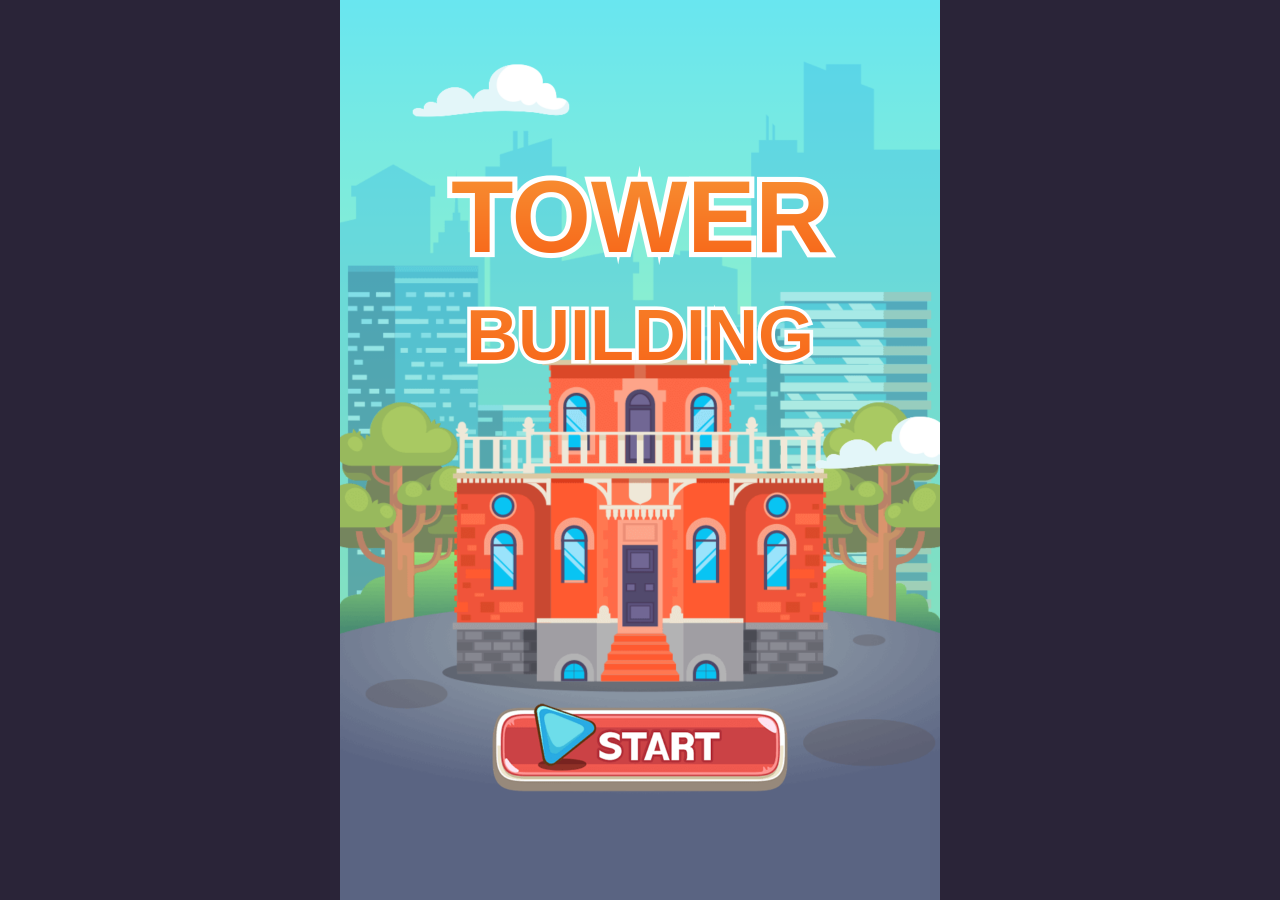
<file: tower_game/index.html>
<!DOCTYPE html>
<html lang="en">
<head>
  <meta charset="UTF-8">
  <meta name="viewport" content="width=device-width, initial-scale=1, maximum-scale=1, user-scalable=no, viewport-fit=cover">
  <title>Tower Building</title>
  <link rel="icon" type="image/png" href="./assets/Visual Style/style-proofs/favicon.png">
  <link rel="stylesheet" href="./game.css">
</head>
<body>
  <canvas id="game"></canvas>

  <!-- 弹窗 1：Game Over 广告复活弹窗（全英文）。三条命耗尽且本局未复活过时弹出。
       APPLY = 看广告复活一条命续局；SKIP = 进入结算弹窗。每局仅一次。 -->
  <div id="ad-dialog" class="ad-dialog hidden" role="dialog" aria-modal="true" aria-labelledby="ad-title">
    <div class="ad-box">
      <h2 id="ad-title" class="ad-title">GAME OVER</h2>
      <p class="ad-desc-strong">Watch a short ad to support the game.</p>
      <p class="ad-sub">Revive with one more life.</p>
      <div class="ad-btn-row">
        <button id="ad-apply" class="ad-btn ad-btn-primary" type="button">APPLY</button>
        <button id="ad-skip" class="ad-btn" type="button">SKIP</button>
      </div>
    </div>
  </div>

  <!-- 弹窗 2：结算弹窗。SKIP 后、或本局已用过广告复活后再死亡时弹出。仅 PLAY AGAIN。 -->
  <div id="result-dialog" class="ad-dialog hidden" role="dialog" aria-modal="true" aria-labelledby="result-title">
    <div class="ad-box">
      <h2 id="result-title" class="ad-title">GAME OVER</h2>
      <p class="ad-stats">Score <b id="result-score">0</b> &nbsp;·&nbsp; Best <b id="result-best">0</b></p>
      <button id="ad-again" class="ad-btn ad-btn-primary" type="button">PLAY AGAIN</button>
    </div>
  </div>

  <!-- GameSettings.js 必须先于 game.js 加载（GAME_BUILD_SOP §4）。ads.js 提供广告桥（浏览器内空操作）。 -->
  <script src="./GameSettings.js"></script>
  <script src="./ads.js"></script>
  <script src="./game.js"></script>
</body>
</html>
</file>
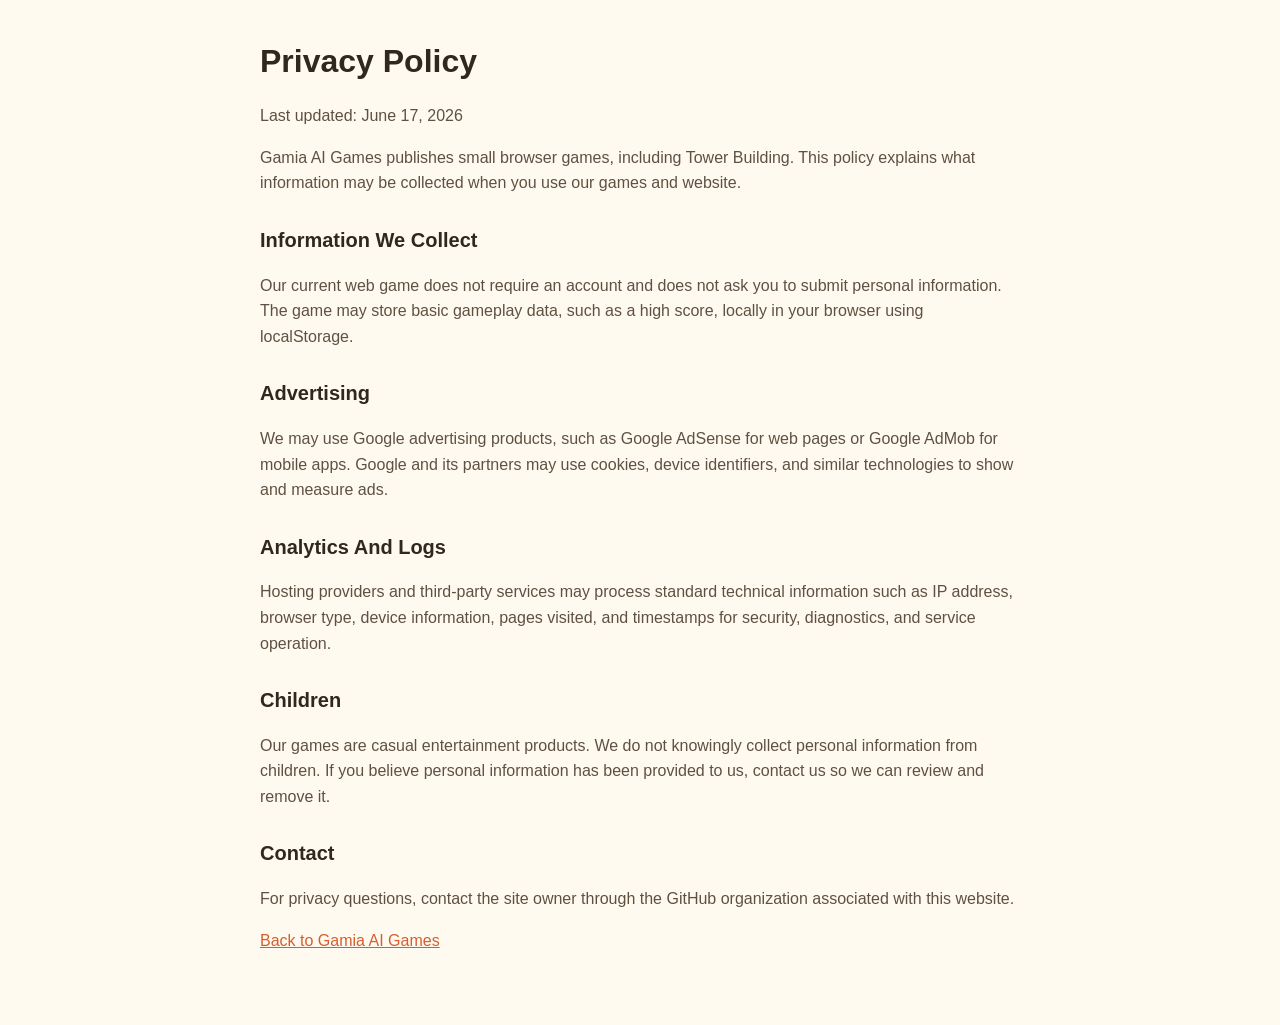
<file: privacy.html>
<!doctype html>
<html lang="en">
<head>
  <meta charset="utf-8">
  <meta name="viewport" content="width=device-width, initial-scale=1">
  <title>Privacy Policy - Gamia AI Games</title>
  <style>
    body {
      margin: 0;
      font-family: Arial, Helvetica, sans-serif;
      background: #fffaf0;
      color: #2f281f;
      line-height: 1.6;
    }
    main {
      max-width: 760px;
      margin: 0 auto;
      padding: 36px 20px 56px;
    }
    h1 {
      margin: 0 0 8px;
      font-size: 32px;
    }
    h2 {
      margin-top: 28px;
      font-size: 20px;
    }
    p, li {
      color: #5f5142;
    }
    a {
      color: #d85d2e;
    }
  </style>
</head>
<body>
  <main>
    <h1>Privacy Policy</h1>
    <p>Last updated: June 17, 2026</p>

    <p>Gamia AI Games publishes small browser games, including Tower Building. This policy explains what information may be collected when you use our games and website.</p>

    <h2>Information We Collect</h2>
    <p>Our current web game does not require an account and does not ask you to submit personal information. The game may store basic gameplay data, such as a high score, locally in your browser using localStorage.</p>

    <h2>Advertising</h2>
    <p>We may use Google advertising products, such as Google AdSense for web pages or Google AdMob for mobile apps. Google and its partners may use cookies, device identifiers, and similar technologies to show and measure ads.</p>

    <h2>Analytics And Logs</h2>
    <p>Hosting providers and third-party services may process standard technical information such as IP address, browser type, device information, pages visited, and timestamps for security, diagnostics, and service operation.</p>

    <h2>Children</h2>
    <p>Our games are casual entertainment products. We do not knowingly collect personal information from children. If you believe personal information has been provided to us, contact us so we can review and remove it.</p>

    <h2>Contact</h2>
    <p>For privacy questions, contact the site owner through the GitHub organization associated with this website.</p>

    <p><a href="./">Back to Gamia AI Games</a></p>
  </main>
</body>
</html>
</file>
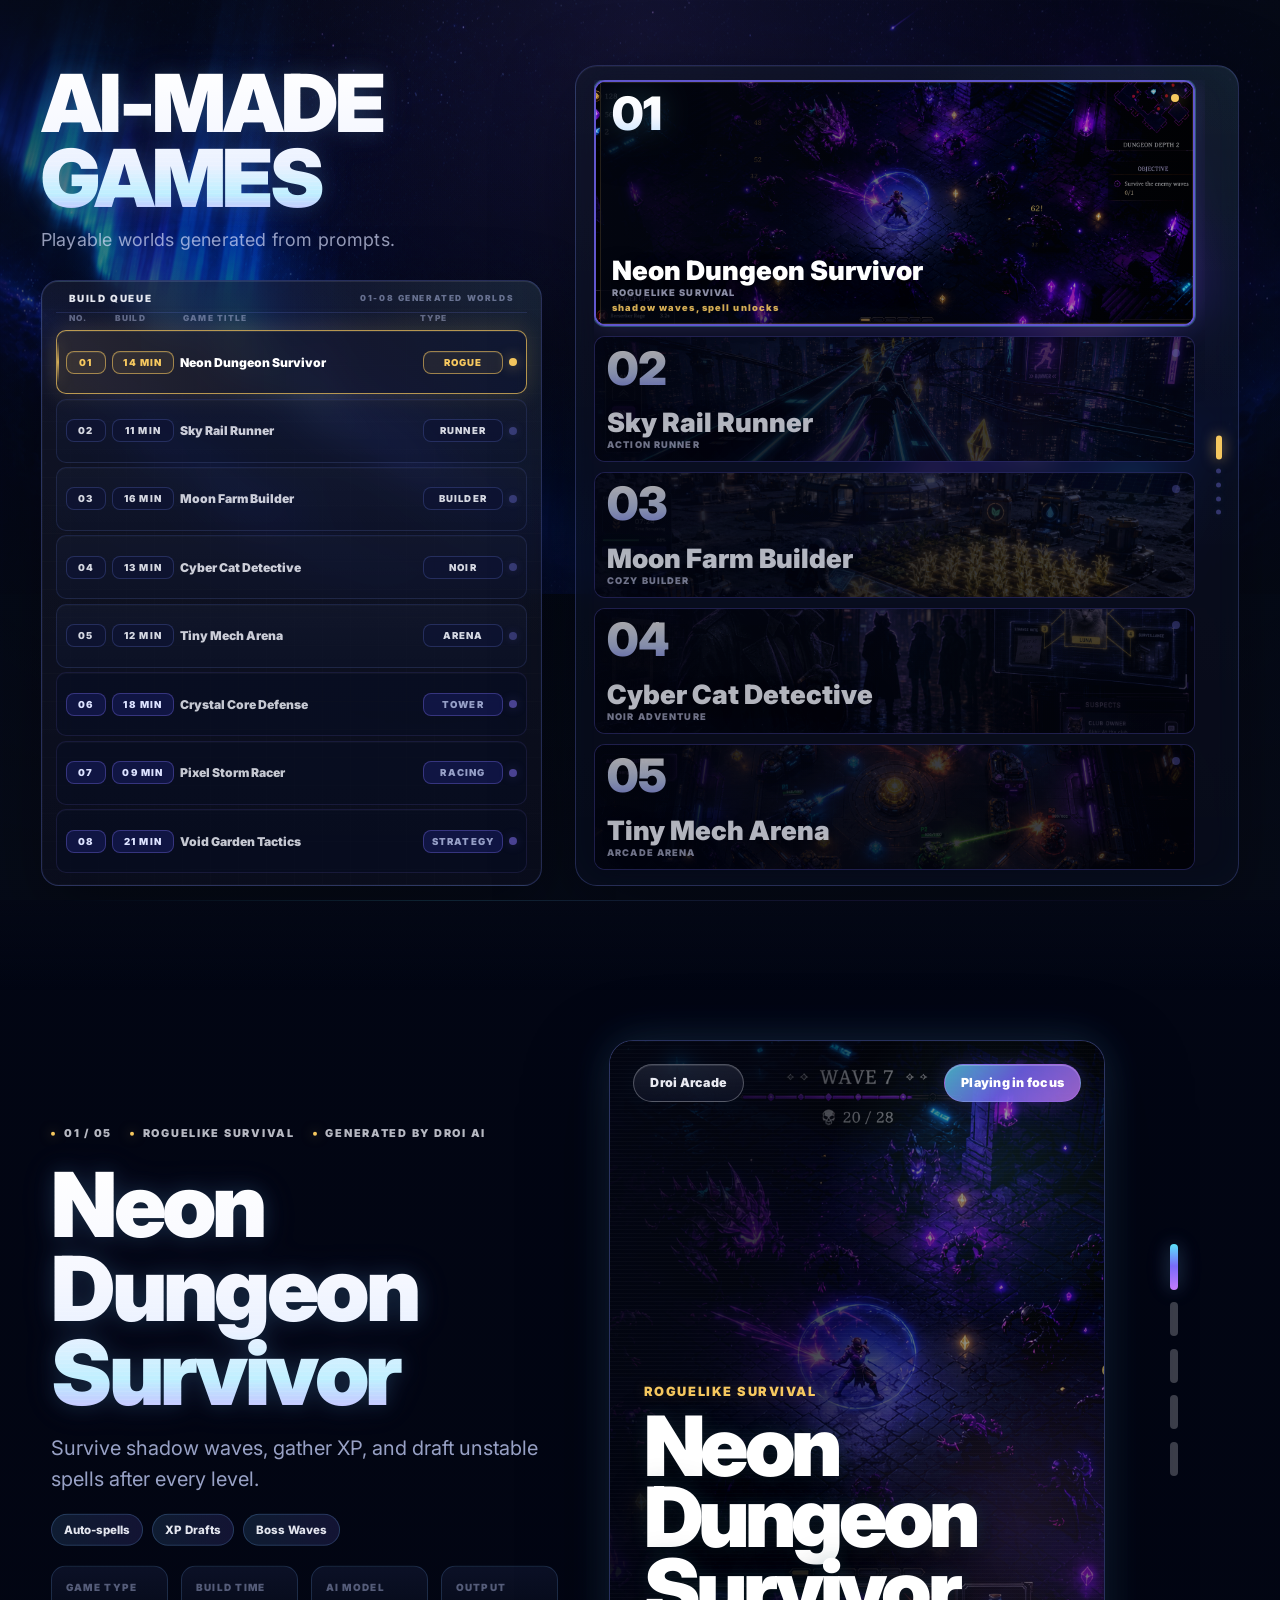
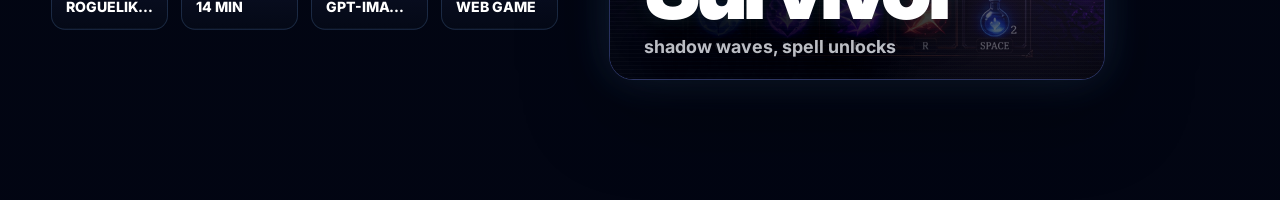
<file: showcase/roll/showcase.html>
<!DOCTYPE html>
<html lang="zh-CN">

<head>
    <meta charset="UTF-8">
    <meta name="viewport" content="width=device-width, initial-scale=1.0">
    <title>Droi AI | AI Game Roll 01</title>
    <link rel="icon" href="data:image/svg+xml,%3Csvg xmlns='http://www.w3.org/2000/svg' viewBox='0 0 64 64'%3E%3Crect width='64' height='64' rx='14' fill='%23070a12'/%3E%3Cpath d='M32 8l6.5 17.5L56 32l-17.5 6.5L32 56l-6.5-17.5L8 32l17.5-6.5L32 8z' fill='%23a78bfa'/%3E%3Ccircle cx='32' cy='32' r='7' fill='%23ffffff'/%3E%3C/svg%3E" type="image/svg+xml">
    <link rel="stylesheet" href="showcase.css?v=20260613-detail-progress-bottom-v12">
    <link href="https://fonts.googleapis.com/css2?family=Inter:wght@400;500;600;700;800;900&display=swap" rel="stylesheet">
</head>

<body data-asset-model="gpt-image-2">
    <div class="spotlight-overlay"></div>
    <div class="spotlight-glow"></div>
    <div class="bg-layer bg-far"></div>
    <div class="bg-layer bg-mid"></div>
    <div class="bg-layer bg-near"></div>
    <div class="bg-layer bg-left"></div>
    <div class="scanline"></div>
    <div class="starlight-container" id="starlightContainer"></div>

    <header class="roll-header" aria-label="Showcase navigation">
        <a class="brand" href="index.html">Droi AI</a>
        <nav class="roll-nav" aria-label="Roll controls">
            <span>AI GAME ROLL 01</span>
            <a href="index.html">HOME</a>
            <a href="https://discord.com/channels/1493509760866193552/1493509761814102058" target="_blank" rel="noopener noreferrer">DISCORD</a>
        </nav>
    </header>

    <main class="showcase-shell" id="rollView">
        <section class="cover-panel" aria-labelledby="showcaseTitle">
            <div class="roll-meta">
                <span>ROLL 01</span>
                <span>GENERATED GAME ARCHIVE</span>
                <span id="activeIndexLabel">01 / 05</span>
            </div>

            <h1 id="showcaseTitle" class="roll-title">AI-MADE<br>GAMES</h1>
            <p class="roll-subtitle">Playable worlds generated from prompts.</p>

            <div class="directory-block">
                <div class="directory-label">
                    <span>BUILD QUEUE</span>
                    <span>01-08 GENERATED WORLDS</span>
                </div>
                <div class="directory-topline">
                    <span>NO.</span>
                    <span>BUILD</span>
                    <span>GAME TITLE</span>
                    <span>TYPE</span>
                </div>
                <div class="game-directory" id="gameDirectory" role="listbox" aria-label="Generated game directory"></div>
                <p class="directory-hint" id="directoryHint">Hover to preview. Click to switch selection. Open details from the game list.</p>
            </div>
        </section>

        <section class="roll-film-panel" aria-label="Generated game roll">
            <div class="film-topline">
                <span>DROI-26-R1 · GPT-IMAGE-2 · 05 EXP</span>
                <span id="hoverStatus">NOW SELECTED · NEON DUNGEON SURVIVOR</span>
            </div>
            <div class="film-rail" id="filmRail" role="listbox" aria-label="Generated game thumbnails"></div>
            <div class="roll-dots" id="rollDots" aria-hidden="true"></div>
            <div class="film-footer">
                <span>ACTIVE FRAME LOCKED BY CLICK</span>
                <span id="selectedLabel">01 / 05</span>
            </div>
        </section>
    </main>

    <main class="details-stack" id="detailView" aria-label="Generated game details">
        <div id="detailSections"></div>
    </main>

    <button class="back-roll-btn floating-roll-btn" type="button" id="backToRollBtn">Back to Menu</button>

    <script src="showcase.js?v=20260613-detail-progress-bottom-v12"></script>
</body>

</html>
</file>
<file: tower_game/game.css>
/* game.css — Tower Building 布局与字体。无外部 CDN，字体本地化。 */

@font-face {
  font-family: 'wenxue';
  src: url('./assets/fonts/wenxue.woff') format('woff'),
       url('./assets/fonts/wenxue.ttf') format('truetype'),
       url('./assets/fonts/wenxue.svg#wenxue') format('svg');
  font-weight: normal;
  font-style: normal;
  font-display: swap;
}

* { margin: 0; padding: 0; box-sizing: border-box; }

html, body {
  width: 100%;
  height: 100%;
  background: #2a2438;
  overflow: hidden;
  font-family: 'Helvetica Neue', Arial, Helvetica, sans-serif;
}

body {
  /* 移动端安全区避让 */
  padding: env(safe-area-inset-top) env(safe-area-inset-right) env(safe-area-inset-bottom) env(safe-area-inset-left);
}

#game {
  position: fixed;
  left: 0; top: 0; right: 0; bottom: 0;
  margin: auto;
  display: block;
  /* 防止点击/触摸触发滚动、长按选择、双击缩放 */
  touch-action: none;
  -webkit-user-select: none;
  user-select: none;
  -webkit-tap-highlight-color: transparent;
}

/* ---- Game Over 广告弹窗（全屏遮罩拦截画布点击，居中卡片）---- */
.hidden { display: none !important; }

.ad-dialog {
  position: fixed;
  inset: 0;
  z-index: 10;
  display: flex;
  align-items: center;
  justify-content: center;
  background: rgba(0, 0, 0, 0.62);
  padding: 24px;
  -webkit-user-select: none;
  user-select: none;
}

.ad-box {
  width: 100%;
  max-width: 340px;
  background: #fff7ec;
  border: 4px solid #ffffff;
  border-radius: 20px;
  box-shadow: 0 14px 40px rgba(0, 0, 0, 0.35);
  padding: 28px 22px 22px;
  text-align: center;
  color: #6b4a2e;
}

.ad-title {
  font-size: 30px;
  font-weight: 800;
  letter-spacing: 1px;
  color: #ff6a3d;
  text-shadow: 0 2px 0 #fff;
  margin-bottom: 6px;
}

.ad-stats { font-size: 15px; color: #9b724e; margin: 4px 0 18px; }
.ad-stats b { color: #ff6a3d; }

/* 广告弹窗主文案（重点）+ 副说明 */
.ad-desc-strong {
  font-size: 17px;
  font-weight: 700;
  color: #6b4a2e;
  line-height: 1.35;
  margin: 8px 4px 4px;
}
.ad-sub { font-size: 13px; color: #a98a6a; margin-bottom: 18px; }

/* APPLY / SKIP 并排 */
.ad-btn-row { display: flex; gap: 12px; }
.ad-btn-row .ad-btn { margin: 0; flex: 1; }

.ad-btn {
  display: block;
  width: 100%;
  min-height: 48px;          /* 触摸目标 >= 48px */
  margin: 10px 0 0;
  border: none;
  border-radius: 12px;
  font-size: 17px;
  font-weight: 700;
  letter-spacing: 0.5px;
  cursor: pointer;
  background: #ffe2c2;
  color: #8a5a33;
  -webkit-tap-highlight-color: transparent;
  transition: transform 0.05s ease, filter 0.15s ease;
}
.ad-btn:active { transform: scale(0.98); }

.ad-btn-primary {
  background: linear-gradient(180deg, #ffb74d 0%, #ff7a3d 100%);
  color: #fff;
  box-shadow: 0 4px 0 #d9542a;
}

.ad-btn.is-disabled,
.ad-btn:disabled {
  background: #e7ddd0;
  color: #b3a394;
  box-shadow: none;
  cursor: default;
  filter: grayscale(0.3);
}
</file>
<file: showcase/roll/showcase.css>
:root {
    --bg-black: #060B18;
    --bg-main: #0A1024;
    --bg-panel: rgba(7, 12, 32, 0.72);
    --bg-panel-strong: rgba(9, 14, 38, 0.86);
    --midnight: #10162F;
    --deep-indigo: #12184A;
    --aurora-blue: #74E5FF;
    --cyan-glow: #74E5FF;
    --soft-violet: #B09FFF;
    --electric-purple: #667EEA;
    --magenta-glow: #F093FB;
    --accent-gold: #F6C85F;
    --text-primary: #F5F7FF;
    --text-secondary: #A9B3D9;
    --text-muted: #6F789D;
    --border-soft: rgba(120, 180, 255, 0.18);
    --border-active: rgba(116, 229, 255, 0.46);
    --border-gold: rgba(246, 200, 95, 0.5);
    --shadow-panel: 0 22px 70px rgba(0, 0, 0, 0.42);
    --glow-blue: 0 0 34px rgba(116, 229, 255, 0.16);
    --glow-purple: 0 0 38px rgba(138, 120, 255, 0.2);
    --glow-gold: 0 0 22px rgba(246, 200, 95, 0.14);
    --bg-color: var(--bg-main);
    --midnight-navy: var(--midnight);
    --accent-yellow: var(--accent-gold);
    --accent-purple: #8A78FF;
    --accent-blue: var(--aurora-blue);
    --btn-gradient: linear-gradient(135deg, var(--aurora-blue) 0%, var(--electric-purple) 48%, var(--magenta-glow) 100%);
    --btn-hover-gradient: linear-gradient(135deg, #93EEFF 0%, #818CF8 50%, #F472B6 100%);
    --border: var(--border-soft);
    --glass-bg: var(--bg-panel);
    --glass-bg-strong: var(--bg-panel-strong);
    --glass-line: var(--border-soft);
    --glass-line-strong: rgba(47, 107, 255, 0.58);
    --roll-module-height: 100%;
    --roll-page-height: 100vh;
}

* {
    box-sizing: border-box;
    margin: 0;
    padding: 0;
    font-family: 'Inter', -apple-system, BlinkMacSystemFont, "Segoe UI", Roboto, Helvetica, Arial, sans-serif;
}

html,
body {
    min-height: 100%;
    width: 100%;
    max-width: 100%;
    overflow-x: hidden;
    background:
        radial-gradient(circle at 28% 0%, rgba(116, 229, 255, 0.11), transparent 28%),
        radial-gradient(circle at 70% 4%, rgba(138, 120, 255, 0.12), transparent 34%),
        linear-gradient(180deg, #10162F 0%, #0A1024 42%, #060B18 100%);
    color: var(--text-primary);
}

html.is-embedded-page-flow,
html.is-embedded-page-flow body {
    background: transparent;
}

body {
    position: relative;
    overflow-x: hidden;
    background:
        radial-gradient(circle at 18% 16%, rgba(116, 229, 255, 0.08), transparent 30%),
        radial-gradient(circle at 82% 12%, rgba(138, 120, 255, 0.1), transparent 32%),
        linear-gradient(180deg, #10162F 0%, #0A1024 44%, #060B18 100%);
}

html.is-embedded-page-flow body {
    background: transparent;
}

html.is-embedded-page-flow,
html.is-embedded-page-flow body {
    overflow: hidden !important;
    scrollbar-width: none;
}

html.is-embedded-page-flow::-webkit-scrollbar,
html.is-embedded-page-flow body::-webkit-scrollbar {
    display: none;
}

html.is-embedded-page-flow .scanline,
html.is-embedded-page-flow .spotlight-overlay,
html.is-embedded-page-flow .spotlight-glow {
    display: none;
}

html.is-embedded-page-flow body::before {
    -webkit-mask-image: none;
    mask-image: none;
    opacity: 0.92;
}

body:has(#detailView[hidden]) {
    overflow: hidden;
}

body::before {
    content: '';
    position: fixed;
    top: 0;
    left: 0;
    width: 100%;
    height: 66vh;
    z-index: 0;
    pointer-events: none;
    background-image: url("assets/aurora-bg.webp");
    background-size: cover;
    background-position: top center;
    background-repeat: no-repeat;
    opacity: 0.78;
    filter: saturate(1.02) contrast(1.02) brightness(0.96);
    -webkit-mask-image: linear-gradient(
        to bottom,
        rgba(0, 0, 0, 1) 0%,
        rgba(0, 0, 0, 1) 58%,
        rgba(0, 0, 0, 0.66) 80%,
        rgba(0, 0, 0, 0) 100%
    );
    mask-image: linear-gradient(
        to bottom,
        rgba(0, 0, 0, 1) 0%,
        rgba(0, 0, 0, 1) 58%,
        rgba(0, 0, 0, 0.66) 80%,
        rgba(0, 0, 0, 0) 100%
    );
}

html.is-embedded-page-flow body::before {
    opacity: 0;
}

body::after {
    content: '';
    position: fixed;
    inset: 0;
    z-index: 1;
    pointer-events: none;
    background:
        radial-gradient(circle at 50% 4%, rgba(138, 120, 255, 0.12), transparent 42%),
        radial-gradient(ellipse at center, transparent 0%, rgba(6, 11, 24, 0.18) 56%, rgba(6, 11, 24, 0.82) 100%),
        linear-gradient(
            180deg,
            rgba(6, 11, 24, 0.08) 0%,
            rgba(6, 11, 24, 0.42) 45%,
            rgba(6, 11, 24, 0.92) 100%
        );
}

html.is-embedded-page-flow body::after {
    background: transparent;
}

button,
a {
    font: inherit;
}

.bg-layer {
    position: fixed;
    border-radius: 50%;
    pointer-events: none;
    z-index: -3;
}

.bg-far {
    top: -20%;
    right: -10%;
    width: 800px;
    height: 800px;
    background: radial-gradient(circle, rgba(47, 107, 255, 0.08) 0%, transparent 70%);
    animation: float1 8s ease-in-out infinite;
}

.bg-mid {
    bottom: -30%;
    left: -20%;
    width: 600px;
    height: 600px;
    background: radial-gradient(circle, rgba(246, 200, 95, 0.045) 0%, transparent 70%);
    animation: float2 12s ease-in-out infinite;
}

.bg-near {
    top: 30%;
    right: 20%;
    width: 400px;
    height: 400px;
    background: radial-gradient(circle, rgba(52, 214, 255, 0.06) 0%, transparent 70%);
    filter: blur(50px);
    animation: float3 10s ease-in-out infinite;
}

.bg-left {
    top: 10%;
    left: -15%;
    width: 700px;
    height: 700px;
    background: radial-gradient(circle, rgba(138, 120, 255, 0.1) 0%, rgba(110, 77, 255, 0.06) 40%, transparent 70%);
    filter: blur(60px);
    animation: float4 14s ease-in-out infinite;
}

@keyframes float1 {
    0%, 100% { transform: translate(0, 0) scale(1); }
    33% { transform: translate(-20px, 10px) scale(1.05); }
    66% { transform: translate(10px, -15px) scale(0.98); }
}

@keyframes float2 {
    0%, 100% { transform: translate(0, 0) scale(1); }
    25% { transform: translate(15px, -10px) scale(1.02); }
    75% { transform: translate(-10px, 5px) scale(1.03); }
}

@keyframes float3 {
    0%, 100% { transform: translate(0, 0); }
    50% { transform: translate(-30px, 20px); }
}

@keyframes float4 {
    0%, 100% { transform: translate(0, 0) scale(1); }
    40% { transform: translate(20px, 30px) scale(1.06); }
    70% { transform: translate(-10px, -20px) scale(0.97); }
}

.starlight-container {
    position: fixed;
    inset: 0;
    pointer-events: none;
    z-index: 0;
    overflow: hidden;
}

.starlight {
    position: absolute;
    border-radius: 50%;
    opacity: 0;
    background: rgba(255, 255, 255, 0.86);
    box-shadow:
        0 0 3px rgba(255, 255, 255, 0.52),
        0 0 7px rgba(132, 185, 255, 0.18);
    animation: gamiaSoftStarPulse ease-in-out infinite;
}

@keyframes gamiaSoftStarPulse {
    0%, 100% {
        opacity: var(--star-min-opacity, 0.05);
        transform: scale(0.72);
        filter: brightness(0.86);
    }
    46% {
        opacity: var(--star-peak-opacity, 0.56);
        transform: scale(1);
        filter: brightness(1.08);
    }
}

.scanline {
    position: fixed;
    inset: 0;
    background: linear-gradient(to bottom, transparent 52%, rgba(255, 255, 255, 0.025) 52%);
    background-size: 100% 7px;
    pointer-events: none;
    z-index: 3;
    opacity: 0.022;
}

.spotlight-overlay,
.spotlight-glow {
    position: fixed;
    inset: 0;
    pointer-events: none;
}

.spotlight-overlay {
    z-index: 2;
    background: transparent;
    opacity: 0;
    transition: background 0.1s ease-out;
}

.spotlight-glow {
    z-index: 1;
    background:
        radial-gradient(circle at var(--spotlight-x, 50%) var(--spotlight-y, 50%),
            rgba(255, 255, 255, 0.075) 0%,
            rgba(126, 190, 255, 0.065) 72px,
            rgba(118, 111, 255, 0.035) 144px,
            transparent 236px);
    opacity: 0;
    transition: opacity 0.3s ease, background 0.1s ease-out;
    mix-blend-mode: screen;
    -webkit-backdrop-filter: saturate(1.2) brightness(1.055);
    backdrop-filter: saturate(1.2) brightness(1.055);
    -webkit-mask-image: radial-gradient(circle at var(--spotlight-x, 50%) var(--spotlight-y, 50%), #000 0 180px, rgba(0,0,0,0.62) 228px, transparent 320px);
    mask-image: radial-gradient(circle at var(--spotlight-x, 50%) var(--spotlight-y, 50%), #000 0 180px, rgba(0,0,0,0.62) 228px, transparent 320px);
}

body:hover .spotlight-glow {
    opacity: 1;
}

.spotlight-ripple {
    position: fixed;
    width: 10px;
    height: 10px;
    border-radius: 50%;
    background: rgba(129, 140, 248, 0.3);
    pointer-events: none;
    z-index: 3;
    transform: translate(-50%, -50%) scale(1);
}

.roll-header {
    display: none;
    position: relative;
    z-index: 10;
    min-height: 78px;
    padding: 1.55rem clamp(1.25rem, 4vw, 4rem);
    align-items: center;
    justify-content: space-between;
    gap: 1rem;
    border-bottom: 1px solid rgba(138, 120, 255, 0.08);
    background: linear-gradient(180deg, rgba(3, 6, 17, 0.18), transparent);
}

.brand {
    color: var(--text-primary);
    text-decoration: none;
    font-size: 1.32rem;
    font-weight: 900;
    letter-spacing: 0.05em;
}

.roll-nav {
    display: flex;
    align-items: center;
    gap: clamp(0.8rem, 2vw, 2rem);
    color: rgba(169, 179, 217, 0.82);
    font-size: 0.75rem;
    font-weight: 800;
    letter-spacing: 0.14em;
}

.roll-nav a {
    color: inherit;
    text-decoration: none;
    transition: color 0.24s ease;
}

.roll-nav a:hover {
    color: #fff;
}

.showcase-shell {
    position: relative;
    z-index: 10;
    height: var(--roll-page-height);
    min-height: 0;
    overflow: hidden;
    width: 100%;
    max-width: 100%;
    display: grid;
    grid-template-columns: minmax(420px, 0.43fr) minmax(560px, 0.57fr);
    gap: clamp(1.75rem, 2.6vw, 2.6rem);
    padding: clamp(3.8rem, 7.2vh, 5.25rem) clamp(1.25rem, 3.2vw, 3rem) clamp(0.8rem, 1.6vh, 1.25rem);
    align-items: stretch;
}

.showcase-shell[hidden] {
    display: none;
}

.cover-panel,
.roll-film-panel,
.detail-page {
    min-width: 0;
}

.cover-panel {
    display: flex;
    height: var(--roll-module-height);
    min-height: 0;
    flex-direction: column;
}

.roll-meta {
    display: flex;
    flex-wrap: wrap;
    gap: 0.6rem 1.1rem;
    color: rgba(245, 247, 255, 0.74);
    font-size: 0.68rem;
    font-weight: 900;
    letter-spacing: 0.16em;
    margin-bottom: 1.4rem;
}

.showcase-shell .roll-meta {
    display: none;
}

.roll-meta span::before {
    content: '';
    display: inline-block;
    width: 4px;
    height: 4px;
    margin-right: 0.55rem;
    border-radius: 50%;
    background: var(--accent-yellow);
    vertical-align: middle;
    box-shadow: 0 0 12px rgba(246, 200, 95, 0.56);
}

.roll-title {
    position: relative;
    z-index: 2;
    font-size: clamp(2.9rem, 6.25vw, 6.8rem);
    line-height: 0.9;
    font-weight: 900;
    letter-spacing: 0;
    background:
        linear-gradient(180deg, #ffffff 0%, #eef1ff 42%, rgba(238, 241, 255, 0) 52%, rgba(238, 241, 255, 0) 100%),
        linear-gradient(90deg, #74E5FF 0%, #8A78FF 100%);
    -webkit-background-clip: text;
    background-clip: text;
    color: transparent;
    margin-bottom: 0.75rem;
    text-shadow: none;
    filter: none;
}

.roll-subtitle {
    max-width: 560px;
    color: rgba(169, 179, 217, 0.88);
    font-size: clamp(0.94rem, 1.45vw, 1.12rem);
    line-height: 1.42;
    margin-bottom: 0;
}

.directory-block {
    width: 100%;
    max-width: none;
    margin-top: clamp(1.55rem, 3vh, 2.4rem);
    flex: 1;
    display: flex;
    flex-direction: column;
    min-height: 0;
    position: relative;
    overflow: hidden;
    padding: 0.72rem 0.85rem 0.72rem;
    border: 1px solid rgba(120, 180, 255, 0.18);
    border-radius: 18px;
    background:
        linear-gradient(180deg, rgba(16, 22, 47, 0.7), rgba(6, 11, 24, 0.84)),
        radial-gradient(circle at 100% 0%, rgba(94, 231, 255, 0.07), transparent 34%);
    box-shadow:
        0 22px 70px rgba(0, 0, 0, 0.42),
        inset 0 1px 0 rgba(255, 255, 255, 0.055),
        inset 0 0 26px rgba(94, 231, 255, 0.025);
    backdrop-filter: blur(18px);
}

.directory-block::after {
    content: none;
}

.directory-label {
    display: flex;
    justify-content: space-between;
    gap: 1rem;
    align-items: center;
    padding: 0 0.82rem 0.52rem;
    color: rgba(245, 247, 255, 0.9);
    font-size: 0.62rem;
    font-weight: 900;
    letter-spacing: 0.16em;
}

.directory-label span:last-child {
    color: rgba(169, 179, 217, 0.62);
    font-size: 0.52rem;
}

.directory-topline,
.directory-row {
    display: grid;
    grid-template-columns: 40px 62px minmax(136px, 1fr) 80px 8px;
    gap: 0.38rem;
    align-items: center;
}

.directory-topline {
    padding: 0 0.82rem 0.42rem;
    color: rgba(111, 120, 157, 0.95);
    font-size: 0.52rem;
    font-weight: 900;
    letter-spacing: 0.15em;
}

.game-directory {
    display: grid;
    flex: 1;
    min-height: 0;
    grid-template-rows: repeat(8, minmax(36px, 1fr));
    gap: 0.28rem;
    align-content: stretch;
}

.directory-row {
    width: 100%;
    min-height: 0;
    position: relative;
    border: 1px solid rgba(120, 180, 255, 0.12);
    border-radius: 10px;
    background: rgba(10, 16, 36, 0.54);
    color: rgba(245, 247, 255, 0.8);
    padding: 0 0.58rem;
    cursor: pointer;
    text-align: left;
    transition: transform 0.22s ease, border-color 0.22s ease, background 0.22s ease, color 0.22s ease;
}

.directory-row::before {
    content: '';
    position: absolute;
    inset: -1px;
    border-radius: 12px;
    border: 1px solid transparent;
    background: linear-gradient(90deg, rgba(246, 200, 95, 0), rgba(246, 200, 95, 0));
    box-shadow: none;
    opacity: 0;
    pointer-events: none;
    transition: opacity 0.22s ease, box-shadow 0.22s ease, border-color 0.22s ease;
}

.directory-row.is-previewed {
    color: var(--text-primary);
    border-color: rgba(116, 229, 255, 0.36);
    background:
        linear-gradient(90deg, rgba(116, 229, 255, 0.08), rgba(138, 120, 255, 0.06) 48%, rgba(240, 147, 251, 0.02)),
        rgba(16, 24, 54, 0.72);
    box-shadow:
        inset 0 0 14px rgba(116, 229, 255, 0.05),
        0 0 16px rgba(138, 120, 255, 0.1),
        0 0 18px rgba(116, 229, 255, 0.07);
}

.directory-row.is-previewed::before {
    inset: 10px auto 10px 0;
    width: 2px;
    height: auto;
    border: 0;
    border-radius: 999px;
    background: linear-gradient(180deg, rgba(116, 229, 255, 0), rgba(116, 229, 255, 0.66), rgba(138, 120, 255, 0.5), rgba(240, 147, 251, 0));
    box-shadow: 0 0 10px rgba(116, 229, 255, 0.24);
    opacity: 1;
}

.directory-row:hover {
    color: var(--text-primary);
    border-color: rgba(246, 200, 95, 0.42);
    background:
        linear-gradient(90deg, rgba(246, 200, 95, 0.085), rgba(116, 229, 255, 0.035) 48%, rgba(255, 255, 255, 0.01)),
        rgba(16, 24, 54, 0.72);
    box-shadow:
        inset 0 0 14px rgba(246, 200, 95, 0.055),
        0 0 16px rgba(246, 200, 95, 0.1),
        0 0 18px rgba(116, 229, 255, 0.06);
}

.directory-row:hover::before {
    inset: 10px auto 10px 0;
    width: 2px;
    height: auto;
    border: 0;
    border-radius: 999px;
    background: linear-gradient(180deg, rgba(246, 200, 95, 0), rgba(246, 200, 95, 0.72), rgba(246, 200, 95, 0));
    box-shadow: 0 0 10px rgba(246, 200, 95, 0.26);
    opacity: 1;
}

.directory-row.is-selected {
    color: var(--text-primary);
    border: 1px solid rgba(116, 229, 255, 0.46);
    border-radius: 10px;
    outline: 0;
    background:
        linear-gradient(90deg, rgba(116, 229, 255, 0.13), rgba(102, 126, 234, 0.075) 46%, rgba(240, 147, 251, 0.025)),
        rgba(12, 18, 48, 0.58);
    box-shadow:
        inset 0 0 18px rgba(116, 229, 255, 0.07),
        0 0 16px rgba(138, 120, 255, 0.12),
        0 0 22px rgba(116, 229, 255, 0.08);
}

.directory-row.is-selected::before {
    inset: 10px auto 10px 0;
    width: 2px;
    height: auto;
    border: 0;
    border-radius: 999px;
    background: linear-gradient(180deg, rgba(116, 229, 255, 0), rgba(116, 229, 255, 0.76), rgba(240, 147, 251, 0.42), rgba(116, 229, 255, 0));
    box-shadow: 0 0 12px rgba(116, 229, 255, 0.3);
    opacity: 1;
}

.directory-row::after {
    content: '';
    width: 8px;
    height: 8px;
    border-radius: 50%;
    background: rgba(116, 229, 255, 0.34);
    justify-self: center;
    box-shadow: 0 0 12px rgba(138, 120, 255, 0.24);
}

.directory-row.is-selected::after {
    background: var(--aurora-blue);
    box-shadow: 0 0 14px rgba(116, 229, 255, 0.58);
}

.directory-number,
.directory-build,
.directory-type {
    font-size: 0.6rem;
    font-weight: 900;
    letter-spacing: 0.12em;
    white-space: nowrap;
}

.directory-number,
.directory-build,
.directory-type {
    display: inline-flex;
    min-height: 23px;
    align-items: center;
    justify-content: center;
    border: 1px solid rgba(120, 180, 255, 0.22);
    border-radius: 8px;
    background: rgba(16, 22, 54, 0.78);
    color: #DCE2FF;
}

.directory-row.is-selected .directory-number,
.directory-row.is-selected .directory-build,
.directory-row.is-selected .directory-type {
    border-color: rgba(116, 229, 255, 0.42);
    background: rgba(16, 24, 54, 0.66);
    color: #F5F7FF;
}

.directory-title {
    min-width: 0;
    overflow: hidden;
    text-overflow: ellipsis;
    white-space: nowrap;
    font-size: 0.76rem;
    font-weight: 900;
}

.directory-row.is-queued {
    cursor: default;
    opacity: 1;
    border-color: rgba(138, 120, 255, 0.12);
    background: rgba(8, 13, 34, 0.56);
    color: rgba(245, 247, 255, 0.8);
}

.directory-row.is-queued:hover,
.directory-row.is-queued.is-hovered {
    color: var(--text-primary);
    border-color: rgba(246, 200, 95, 0.36);
    background:
        linear-gradient(90deg, rgba(246, 200, 95, 0.065), rgba(116, 229, 255, 0.025) 48%, rgba(255, 255, 255, 0.01)),
        rgba(13, 20, 52, 0.72);
    box-shadow:
        inset 0 0 12px rgba(246, 200, 95, 0.045),
        0 0 14px rgba(246, 200, 95, 0.085);
}

.directory-row.is-queued::after {
    background: rgba(138, 120, 255, 0.52);
    box-shadow: 0 0 12px rgba(138, 120, 255, 0.24);
}

.directory-row.is-queued .directory-number,
.directory-row.is-queued .directory-build,
.directory-row.is-queued .directory-type {
    border-color: rgba(138, 120, 255, 0.32);
    background: rgba(18, 24, 74, 0.86);
    color: #DCE2FF;
}

.directory-row.is-queued .directory-title {
    color: inherit;
}

.directory-row.is-queued .directory-type {
    color: rgba(169, 179, 217, 0.88);
}

.directory-row.is-queued:hover .directory-type,
.directory-row.is-queued.is-hovered .directory-type {
    color: var(--text-primary);
}

.directory-type {
    color: rgba(169, 179, 217, 0.88);
    text-align: right;
}

.directory-row.is-selected .directory-type,
.directory-row:hover .directory-type,
.directory-row.is-previewed .directory-type {
    color: var(--text-primary);
}

.directory-row.is-selected .directory-type {
    color: var(--aurora-blue);
}

.directory-hint {
    display: none;
    color: rgba(169, 179, 217, 0.74);
    font-size: 0.62rem;
    font-weight: 800;
    letter-spacing: 0.08em;
    margin: 0.56rem 0 0 0.62rem;
    position: relative;
    padding-left: 1.2rem;
    z-index: 1;
}

.directory-hint::before {
    content: 'i';
    position: absolute;
    left: 0;
    top: 0.02rem;
    width: 0.78rem;
    height: 0.78rem;
    border: 1px solid rgba(169, 179, 217, 0.55);
    border-radius: 50%;
    display: inline-grid;
    place-items: center;
    font-size: 0.55rem;
}

.roll-film-panel {
    position: relative;
    display: flex;
    flex-direction: column;
    height: var(--roll-module-height);
    min-height: 0;
    overflow: hidden;
    border: 1px solid rgba(120, 180, 255, 0.22);
    border-radius: 22px;
    background:
        linear-gradient(180deg, rgba(10, 16, 36, 0.82), rgba(6, 11, 24, 0.9)),
        radial-gradient(circle at 100% 0%, rgba(94, 231, 255, 0.08), transparent 35%),
        radial-gradient(circle at 0% 100%, rgba(139, 92, 246, 0.06), transparent 38%);
    backdrop-filter: blur(16px);
    padding: 0.9rem 2.05rem 0.9rem 1.1rem;
    box-shadow:
        0 24px 76px rgba(0, 0, 0, 0.48),
        0 0 36px rgba(94, 231, 255, 0.08),
        0 0 38px rgba(139, 92, 246, 0.12),
        inset 0 1px 0 rgba(255, 255, 255, 0.06);
}

.roll-film-panel::after {
    content: none;
}

.roll-dots {
    position: absolute;
    top: 50%;
    right: 1rem;
    z-index: 4;
    display: grid;
    gap: 0.55rem;
    transform: translateY(-50%);
    pointer-events: none;
}

.roll-dot {
    width: 5px;
    height: 5px;
    border-radius: 999px;
    background: rgba(120, 180, 255, 0.28);
    box-shadow: 0 0 9px rgba(94, 231, 255, 0.12);
    transition: width 0.28s ease, height 0.28s ease, transform 0.28s ease, background 0.28s ease, box-shadow 0.28s ease, opacity 0.28s ease;
}

.roll-dot.is-active {
    width: 5px;
    height: 22px;
    transform: none;
    background: linear-gradient(180deg, #F6C85F, #5EE7FF);
    box-shadow:
        0 0 12px rgba(246, 200, 95, 0.55),
        0 0 18px rgba(94, 231, 255, 0.28);
}

.film-topline,
.film-footer {
    display: flex;
    justify-content: space-between;
    gap: 1rem;
    color: rgba(169, 179, 217, 0.8);
    font-size: 0.62rem;
    font-weight: 900;
    letter-spacing: 0.16em;
}

.film-topline {
    display: none;
    margin-bottom: 0;
}

.film-footer {
    display: none;
    margin-top: 0;
}

.film-rail {
    display: grid;
    gap: 0.6rem;
    flex: 1;
    width: 100%;
    max-width: 100%;
    min-height: 0;
    grid-template-rows: 1.52fr repeat(4, 0.78fr);
    align-content: stretch;
    max-height: none;
    overflow: hidden !important;
    overflow-x: hidden !important;
    overflow-y: hidden !important;
    padding-right: 0.65rem;
    scrollbar-width: none;
    overscroll-behavior: none;
    transition: grid-template-rows 0.38s ease;
}

.film-rail:has(.film-card:nth-child(1).is-expanded) {
    grid-template-rows: 1.52fr repeat(4, 0.78fr);
}

.film-rail:has(.film-card:nth-child(2).is-expanded) {
    grid-template-rows: 0.78fr 1.52fr repeat(3, 0.78fr);
}

.film-rail:has(.film-card:nth-child(3).is-expanded) {
    grid-template-rows: repeat(2, 0.78fr) 1.52fr repeat(2, 0.78fr);
}

.film-rail:has(.film-card:nth-child(4).is-expanded) {
    grid-template-rows: repeat(3, 0.78fr) 1.52fr 0.78fr;
}

.film-rail:has(.film-card:nth-child(5).is-expanded) {
    grid-template-rows: repeat(4, 0.78fr) 1.52fr;
}

.film-rail::-webkit-scrollbar {
    display: none;
}

.film-rail::-webkit-scrollbar-thumb {
    background: linear-gradient(180deg, rgba(47, 107, 255, 0.42), rgba(138, 120, 255, 0.76));
    border-radius: 999px;
    box-shadow: 0 0 12px rgba(138, 120, 255, 0.44);
}

.film-card {
    position: relative;
    width: 100%;
    min-height: 0;
    border: 1px solid rgba(120, 180, 255, 0.14);
    border-radius: 11px;
    overflow: hidden;
    background: rgba(6, 11, 24, 0.66);
    color: #fff;
    cursor: pointer;
    text-align: left;
    opacity: 0.72;
    transition: min-height 0.3s ease, transform 0.24s ease, border-color 0.24s ease, box-shadow 0.24s ease, opacity 0.24s ease;
}

.film-card img {
    position: absolute;
    inset: 0;
    width: 100%;
    height: 100%;
    object-fit: cover;
    filter: saturate(0.76) brightness(0.44);
    transform: scale(1.01);
    transition: transform 0.35s ease, filter 0.25s ease;
}

.film-card::before {
    content: '';
    position: absolute;
    inset: 0;
    z-index: 1;
    background:
        linear-gradient(90deg, rgba(6, 11, 24, 0.42), rgba(10, 16, 36, 0.12) 42%, rgba(6, 11, 24, 0.58)),
        linear-gradient(180deg, rgba(0, 0, 0, 0.08), rgba(0, 0, 0, 0.34));
}

.film-card::after {
    content: '';
    position: absolute;
    top: 0.75rem;
    right: 0.85rem;
    z-index: 3;
    width: 8px;
    height: 8px;
    border-radius: 50%;
    background: rgba(169, 179, 217, 0.42);
}

.film-card.is-expanded {
    min-height: 0;
    transform: none;
    opacity: 1;
    border-color: rgba(94, 231, 255, 0.46);
    box-shadow:
        0 0 26px rgba(94, 231, 255, 0.18),
        0 18px 44px rgba(0, 0, 0, 0.3),
        inset 0 0 0 1px rgba(255, 255, 255, 0.05);
}

.film-card.is-selected {
    min-height: 0 !important;
    transform: none !important;
    opacity: 1 !important;
    border-color: rgba(116, 229, 255, 0.52) !important;
    outline: 0;
    box-shadow:
        0 0 24px rgba(116, 229, 255, 0.11),
        0 0 30px rgba(240, 147, 251, 0.09),
        0 20px 48px rgba(0, 0, 0, 0.32),
        inset 0 0 22px rgba(116, 229, 255, 0.06),
        inset 0 1px 0 rgba(255, 255, 255, 0.06) !important;
}

.film-card.is-selected.is-expanded {
    transform: none !important;
}

.film-card.is-selected::before {
    background:
        linear-gradient(180deg, rgba(116, 229, 255, 0.1), rgba(116, 229, 255, 0.78), rgba(240, 147, 251, 0.16)) 4px 0 / 1px 100% no-repeat,
        linear-gradient(90deg, rgba(116, 229, 255, 0.72), rgba(116, 229, 255, 0.72)) 4px 0 / 34px 1px no-repeat,
        linear-gradient(180deg, rgba(116, 229, 255, 0.72), rgba(116, 229, 255, 0.72)) 4px 0 / 1px 34px no-repeat,
        linear-gradient(270deg, rgba(138, 120, 255, 0.66), rgba(138, 120, 255, 0.66)) 100% 0 / 34px 1px no-repeat,
        linear-gradient(180deg, rgba(138, 120, 255, 0.66), rgba(138, 120, 255, 0.66)) 100% 0 / 1px 34px no-repeat,
        linear-gradient(90deg, rgba(240, 147, 251, 0.5), rgba(240, 147, 251, 0.5)) 4px 100% / 34px 1px no-repeat,
        linear-gradient(0deg, rgba(240, 147, 251, 0.5), rgba(240, 147, 251, 0.5)) 4px 100% / 1px 34px no-repeat,
        linear-gradient(270deg, rgba(116, 229, 255, 0.56), rgba(116, 229, 255, 0.56)) 100% 100% / 34px 1px no-repeat,
        linear-gradient(0deg, rgba(116, 229, 255, 0.56), rgba(116, 229, 255, 0.56)) 100% 100% / 1px 34px no-repeat,
        linear-gradient(90deg, rgba(116, 229, 255, 0.045), transparent 38%, rgba(240, 147, 251, 0.035));
    box-shadow:
        inset 0 0 0 1px rgba(116, 229, 255, 0.24),
        inset 0 0 22px rgba(240, 147, 251, 0.06);
}

.film-card.is-expanded img {
    filter: saturate(1.08) brightness(0.92);
    transform: translateX(4px) scale(1.06);
    width: calc(100% - 4px);
}

.film-card.is-expanded::before {
    inset: 0 0 0 4px;
}

.film-card.is-selected::after {
    background: var(--aurora-blue);
    box-shadow: 0 0 15px rgba(116, 229, 255, 0.62);
}

.film-card-copy {
    position: absolute;
    inset: 0;
    z-index: 2;
    min-height: 0;
    display: grid;
    grid-template-columns: minmax(0, 1fr);
    align-content: end;
    gap: 0.22rem;
    padding: 0.72rem 0.8rem 0.72rem 0.78rem;
}

.film-card.is-expanded .film-card-copy {
    transform: translateX(4px);
}

.film-card.is-selected .film-card-copy {
    min-height: 0;
    border-radius: 10px;
    background: none;
    box-shadow: none;
}

.film-number {
    position: absolute;
    left: 0.78rem;
    top: 0.72rem;
    grid-row: auto;
    align-self: start;
    color: rgba(245, 247, 255, 0.86);
    font-size: clamp(1.55rem, 3.6vw, 3rem);
    line-height: 0.86;
    font-weight: 900;
    text-shadow: 0 8px 20px rgba(0, 0, 0, 0.76);
}

.film-title {
    align-self: end;
    font-size: clamp(1.08rem, 2.08vw, 1.86rem);
    font-weight: 900;
    line-height: 1;
    color: var(--text-primary);
    text-shadow: 0 8px 20px rgba(0, 0, 0, 0.72);
}

.film-genre,
.film-caption {
    color: rgba(245, 247, 255, 0.68);
    font-size: 0.58rem;
    font-weight: 900;
    letter-spacing: 0.12em;
}

.film-caption {
    display: none;
    color: #F2D46C;
}

.film-card.is-expanded .film-caption,
.film-card.is-selected .film-caption {
    display: block;
}

.detail-page {
    position: relative;
    z-index: 10;
    scroll-margin-top: 0;
    min-height: var(--roll-page-height);
    display: grid;
    grid-template-columns: minmax(380px, 0.9fr) minmax(540px, 1.1fr);
    gap: clamp(2rem, 4vw, 4.5rem);
    padding: clamp(5.2rem, 9vh, 7.2rem) clamp(1.25rem, 4vw, 4rem) clamp(4rem, 7vh, 5.5rem);
    align-items: center;
}

html.is-embedded-page-flow .showcase-shell {
    height: var(--roll-page-height);
    overflow: hidden;
}

html.is-embedded-page-flow .detail-page {
    min-height: var(--roll-page-height);
}

.details-stack {
    position: relative;
    z-index: 10;
}

html.is-embedded-page-flow .details-stack {
    min-height: var(--roll-page-height);
}

.detail-copy {
    align-self: center;
    transform: translateY(clamp(1.4rem, 3.2vh, 2.6rem));
}

.detail-page::before {
    content: '';
    position: absolute;
    top: 0;
    left: clamp(1.25rem, 4vw, 4rem);
    right: clamp(1.25rem, 4vw, 4rem);
    height: 1px;
    z-index: -1;
    background:
        linear-gradient(90deg, transparent, rgba(94, 231, 255, 0.18), rgba(139, 92, 246, 0.16), transparent);
    opacity: 0.72;
    box-shadow:
        0 0 28px rgba(94, 231, 255, 0.08),
        0 0 38px rgba(139, 92, 246, 0.08);
    transition: opacity 0.35s ease;
}

html.is-embedded-page-flow .detail-page::before,
html.is-embedded-page-flow .detail-page::after {
    content: none;
}

.detail-page::after {
    content: '';
    position: absolute;
    top: 0;
    left: 0;
    right: 0;
    height: clamp(5rem, 10vh, 7rem);
    z-index: -2;
    pointer-events: none;
    background: linear-gradient(180deg, rgba(6, 11, 24, 0.46), rgba(6, 11, 24, 0));
}

.back-roll-btn {
    min-height: 52px;
    border: 1px solid rgba(138, 120, 255, 0.32);
    border-radius: 12px;
    background: linear-gradient(180deg, rgba(16, 22, 47, 0.72), rgba(10, 16, 48, 0.62));
    color: #fff;
    padding: 0 1.25rem;
    font-size: 0.84rem;
    font-weight: 900;
    letter-spacing: 0.08em;
    cursor: pointer;
    margin-bottom: 0;
    transition: background 0.22s ease, border-color 0.22s ease, transform 0.22s ease;
}

.floating-roll-btn {
    position: fixed;
    right: clamp(1rem, 2vw, 1.8rem);
    bottom: clamp(1rem, 2vw, 1.8rem);
    z-index: 30;
    opacity: 0;
    pointer-events: none;
    transform: translateY(8px);
    border-color: rgba(120, 180, 255, 0.22);
    background:
        linear-gradient(180deg, rgba(16, 22, 47, 0.82), rgba(6, 11, 24, 0.86));
    backdrop-filter: blur(14px);
    box-shadow:
        0 18px 52px rgba(0, 0, 0, 0.36),
        0 0 24px rgba(94, 231, 255, 0.1);
    max-width: calc(100vw - 2rem);
    white-space: nowrap;
    transition: opacity 0.22s ease, transform 0.22s ease, border-color 0.22s ease, background 0.22s ease;
}

body.is-in-detail .floating-roll-btn {
    opacity: 1;
    pointer-events: auto;
    transform: translateY(0);
}

.back-roll-btn:hover {
    background: var(--btn-gradient);
    border-color: rgba(255, 255, 255, 0.2);
    transform: translateY(-1px);
}

.detail-title {
    font-size: clamp(3.2rem, 7vw, 7.4rem);
    line-height: 0.92;
    font-weight: 900;
    letter-spacing: 0;
    background:
        linear-gradient(180deg, #ffffff 0%, #eef1ff 42%, rgba(238, 241, 255, 0) 52%, rgba(238, 241, 255, 0) 100%),
        linear-gradient(90deg, #74E5FF 0%, #8A78FF 100%);
    -webkit-background-clip: text;
    background-clip: text;
    color: transparent;
    margin-bottom: 1.1rem;
}

.detail-hook {
    color: rgba(169, 179, 217, 0.9);
    font-size: clamp(1rem, 1.8vw, 1.25rem);
    line-height: 1.55;
    max-width: 680px;
    margin-bottom: 1.2rem;
}

.tag-row {
    display: flex;
    flex-wrap: wrap;
    gap: 0.55rem;
    margin-bottom: 1.25rem;
}

.tag-row span {
    border: 1px solid rgba(120, 180, 255, 0.22);
    background:
        linear-gradient(90deg, rgba(94, 231, 255, 0.07), rgba(139, 92, 246, 0.08)),
        rgba(16, 22, 47, 0.58);
    color: rgba(245, 247, 255, 0.92);
    border-radius: 999px;
    padding: 0.5rem 0.75rem;
    font-size: 0.72rem;
    font-weight: 800;
}

.build-facts {
    display: grid;
    grid-template-columns: repeat(4, minmax(0, 1fr));
    gap: 0.8rem;
    margin-bottom: 1.3rem;
}

.build-facts div {
    border: 1px solid rgba(120, 180, 255, 0.18);
    background:
        linear-gradient(180deg, rgba(16, 22, 47, 0.7), rgba(6, 11, 24, 0.72));
    border-radius: 14px;
    padding: 0.85rem;
    min-width: 0;
}

.build-facts dt {
    color: var(--text-muted);
    font-size: 0.62rem;
    font-weight: 900;
    letter-spacing: 0.13em;
    margin-bottom: 0.35rem;
}

.build-facts dd {
    color: #fff;
    font-size: 0.88rem;
    font-weight: 800;
    white-space: nowrap;
    overflow: hidden;
    text-overflow: ellipsis;
}

.detail-visual {
    display: grid;
    grid-template-columns: minmax(0, 1fr) 110px;
    gap: 0.85rem;
    min-width: 0;
    align-self: center;
}

.detail-play-panel {
    grid-column: 1 / -1;
    align-self: stretch;
    border: 1px solid rgba(120, 180, 255, 0.22);
    border-radius: 20px;
    background:
        linear-gradient(180deg, rgba(16, 22, 47, 0.68), rgba(6, 11, 24, 0.72));
    box-shadow: 0 22px 72px rgba(0, 0, 0, 0.28);
    overflow: hidden;
}

.detail-play-heading {
    min-height: 54px;
    display: flex;
    align-items: center;
    justify-content: space-between;
    gap: 1rem;
    padding: 0 1rem;
    color: rgba(245, 247, 255, 0.92);
    font-size: 0.74rem;
    font-weight: 900;
    letter-spacing: 0.1em;
    text-transform: uppercase;
}

.detail-play-heading a {
    color: #74E5FF;
    text-decoration: none;
}

.detail-play-panel iframe {
    display: block;
    width: 100%;
    height: min(72vh, 720px);
    min-height: 520px;
    border: 0;
    background: #050816;
}

.focus-card {
    position: relative;
    min-height: clamp(560px, 83vh, 640px);
    border: 1px solid rgba(120, 140, 255, 0.3);
    border-radius: 24px;
    overflow: hidden;
    background:
        linear-gradient(180deg, rgba(255, 255, 255, 0.045), rgba(255, 255, 255, 0.012)),
        rgba(5, 8, 24, 0.68);
    box-shadow:
        inset 0 1px 0 rgba(255, 255, 255, 0.08),
        inset 0 0 0 1px rgba(255, 255, 255, 0.025),
        0 28px 86px rgba(0, 0, 0, 0.38),
        0 0 42px rgba(94, 231, 255, 0.12),
        0 0 56px rgba(124, 109, 255, 0.08);
    isolation: isolate;
}

.focus-card img {
    position: absolute;
    inset: 0;
    z-index: 0;
    width: 100%;
    height: 100%;
    object-fit: cover;
    filter: saturate(1.04) brightness(0.82) contrast(1.08);
    transform: scale(1.01);
}

.focus-card::before {
    content: '';
    position: absolute;
    inset: 0;
    z-index: 1;
    pointer-events: none;
    background:
        linear-gradient(90deg, rgba(3, 6, 18, 0.9) 0%, rgba(3, 6, 18, 0.7) 34%, rgba(3, 6, 18, 0.24) 72%, rgba(3, 6, 18, 0.18) 100%),
        linear-gradient(180deg, rgba(3, 6, 18, 0.18), rgba(3, 6, 18, 0.16) 52%, rgba(3, 6, 18, 0.52));
}

.focus-card-scrim {
    position: absolute;
    inset: 0;
    z-index: 2;
    pointer-events: none;
    background:
        radial-gradient(circle at 78% 20%, rgba(94, 231, 255, 0.13), transparent 26%),
        radial-gradient(circle at 82% 76%, rgba(199, 125, 255, 0.16), transparent 34%),
        linear-gradient(rgba(255, 255, 255, 0.025) 1px, transparent 1px) 0 0 / 100% 4px;
    mix-blend-mode: screen;
    opacity: 0.78;
}

.focus-card-topline {
    position: relative;
    z-index: 3;
    display: flex;
    align-items: center;
    justify-content: space-between;
    gap: 1rem;
    padding: clamp(1.1rem, 2vw, 1.45rem);
}

.focus-card-topline span {
    display: inline-flex;
    align-items: center;
    min-height: 38px;
    border-radius: 999px;
    border: 1px solid rgba(246, 248, 255, 0.28);
    background:
        linear-gradient(180deg, rgba(255, 255, 255, 0.08), rgba(255, 255, 255, 0.025)),
        rgba(8, 12, 32, 0.58);
    color: rgba(246, 248, 255, 0.94);
    padding: 0 1rem;
    font-size: 0.78rem;
    font-weight: 900;
    letter-spacing: 0.02em;
    backdrop-filter: blur(14px);
    box-shadow: inset 0 1px 0 rgba(255, 255, 255, 0.11);
}

.focus-card-topline span:last-child {
    border-color: rgba(199, 125, 255, 0.34);
    background:
        linear-gradient(135deg, rgba(94, 231, 255, 0.72), rgba(124, 109, 255, 0.78) 48%, rgba(199, 125, 255, 0.76));
    color: #fff;
    box-shadow:
        inset 0 1px 0 rgba(255, 255, 255, 0.22),
        0 0 20px rgba(124, 109, 255, 0.18);
}

.focus-card-copy {
    position: absolute;
    z-index: 3;
    left: clamp(1.25rem, 3vw, 2.1rem);
    right: clamp(1.25rem, 3vw, 2.1rem);
    bottom: clamp(0.95rem, 1.55vw, 1.45rem);
    display: grid;
    gap: 0.65rem;
    max-width: 560px;
}

.focus-genre {
    color: var(--accent-gold);
    font-size: clamp(0.72rem, 1vw, 0.86rem);
    font-weight: 900;
    letter-spacing: 0.12em;
    text-transform: uppercase;
    text-shadow: 0 0 14px rgba(246, 200, 95, 0.2);
}

.focus-card-copy h3 {
    color: #fff;
    font-size: clamp(3.1rem, 6.5vw, 6.3rem);
    line-height: 0.86;
    font-weight: 900;
    letter-spacing: -0.055em;
    text-shadow:
        0 12px 34px rgba(0, 0, 0, 0.68),
        0 0 18px rgba(94, 231, 255, 0.12);
    max-width: 9ch;
}

.focus-card-copy p {
    max-width: 380px;
    color: rgba(246, 248, 255, 0.76);
    font-size: clamp(0.98rem, 1.4vw, 1.16rem);
    font-weight: 700;
    line-height: 1.35;
    text-shadow: 0 8px 24px rgba(0, 0, 0, 0.72);
}

.focus-dots {
    display: grid;
    align-content: center;
    justify-content: center;
    gap: 0.78rem;
    min-width: 36px;
}

.focus-dot {
    width: 8px;
    height: 34px;
    border: 0;
    border-radius: 999px;
    background: rgba(246, 248, 255, 0.24);
    cursor: pointer;
    padding: 0;
    transition: width 0.22s ease, height 0.22s ease, background 0.22s ease, box-shadow 0.22s ease, transform 0.22s ease;
}

.focus-dot:hover {
    background: rgba(94, 231, 255, 0.52);
    box-shadow: 0 0 16px rgba(94, 231, 255, 0.2);
}

.focus-dot.is-active {
    height: 46px;
    background: linear-gradient(180deg, #5EE7FF 0%, #7C6DFF 48%, #C77DFF 100%);
    box-shadow:
        0 0 18px rgba(94, 231, 255, 0.22),
        0 0 24px rgba(199, 125, 255, 0.18);
}

.detail-image-frame {
    position: relative;
    min-height: 600px;
    border: 1px solid rgba(120, 180, 255, 0.22);
    border-radius: 18px;
    overflow: hidden;
    background: #060B18;
    box-shadow:
        0 24px 70px rgba(0, 0, 0, 0.42),
        0 0 42px rgba(94, 231, 255, 0.12),
        inset 0 0 0 1px rgba(255, 255, 255, 0.04);
}

.detail-image-frame::before {
    content: '';
    position: absolute;
    inset: 0;
    z-index: 2;
    background: linear-gradient(180deg, rgba(18, 16, 23, 0.08), rgba(18, 16, 23, 0.38));
    pointer-events: none;
}

.detail-image-frame img {
    width: 100%;
    height: 100%;
    object-fit: cover;
    display: block;
}

.detail-image-caption {
    position: absolute;
    z-index: 3;
    left: 1.25rem;
    right: 1.25rem;
    bottom: 1.15rem;
    display: flex;
    align-items: flex-end;
    justify-content: space-between;
    gap: 1rem;
}

.detail-image-caption span {
    font-size: clamp(4rem, 8vw, 6rem);
    line-height: 0.8;
    font-weight: 900;
    color: rgba(255, 255, 255, 0.94);
    text-shadow: 0 8px 28px rgba(0, 0, 0, 0.55);
}

.detail-image-caption p {
    max-width: 300px;
    color: #fff;
    font-size: clamp(1rem, 2vw, 1.35rem);
    font-weight: 800;
    line-height: 1.1;
    text-align: right;
    text-shadow: 0 8px 22px rgba(0, 0, 0, 0.66);
}

.detail-thumbs {
    display: grid;
    gap: 0.7rem;
    align-content: start;
}

.detail-thumb {
    position: relative;
    min-height: 92px;
    border: 1px solid rgba(120, 180, 255, 0.18);
    border-radius: 10px;
    overflow: hidden;
    background: #060B18;
    cursor: pointer;
}

.detail-thumb img {
    width: 100%;
    height: 100%;
    object-fit: cover;
    filter: saturate(0.78) brightness(0.65);
}

.detail-thumb.is-active {
    border-color: rgba(116, 229, 255, 0.52);
    box-shadow:
        0 0 18px rgba(116, 229, 255, 0.16),
        0 0 20px rgba(240, 147, 251, 0.08);
}

.detail-thumb span {
    position: absolute;
    left: 0.45rem;
    bottom: 0.35rem;
    color: #fff;
    font-size: 1.05rem;
    font-weight: 900;
    text-shadow: 0 6px 14px rgba(0, 0, 0, 0.78);
}

@media (max-width: 1180px) {
    .showcase-shell,
    .detail-page {
        grid-template-columns: 1fr;
        align-items: start;
        height: auto;
        overflow: visible;
        padding-top: 2.4rem;
    }

    .cover-panel,
    .detail-copy {
        max-width: 900px;
    }

    .detail-copy {
        transform: none;
    }

    .cover-panel {
        min-height: auto;
    }

    .film-rail {
        max-height: none;
    }

    .roll-film-panel {
        min-height: auto;
    }

    .detail-image-frame {
        min-height: 520px;
    }

    .detail-play-panel {
        grid-column: auto;
    }
}

@media (max-width: 760px) {
    .roll-header {
        align-items: flex-start;
        padding: 1.15rem;
    }

    .roll-nav {
        justify-content: flex-end;
        flex-wrap: wrap;
        gap: 0.7rem 1rem;
        font-size: 0.64rem;
        text-align: right;
    }

    .roll-nav span {
        flex-basis: 100%;
    }

    .showcase-shell,
    .detail-page {
        min-height: auto;
        padding: 1.6rem 1rem 2.5rem;
        gap: 1.5rem;
    }

    .detail-play-panel iframe {
        min-height: 420px;
    }

    .roll-title {
        font-size: clamp(3.1rem, 18vw, 5rem);
    }

    .directory-block {
        padding: 0.8rem;
    }

    .directory-topline {
        display: none;
    }

    .directory-row {
        grid-template-columns: 42px minmax(0, 1fr) 78px 10px;
        min-height: 54px;
        gap: 0.6rem;
    }

    .directory-build {
        display: none;
    }

    .directory-title {
        font-size: 0.82rem;
    }

    .directory-type {
        font-size: 0.6rem;
    }

    .roll-film-panel {
        min-height: clamp(620px, 128vw, 820px);
        height: auto;
        overflow: hidden;
    }

    .film-rail {
        grid-auto-flow: row;
        grid-auto-columns: unset;
        grid-template-columns: 1fr;
        grid-template-rows: 1.32fr repeat(4, 0.82fr);
        overflow: hidden;
        max-height: none;
        padding: 0 0.35rem 0 0;
    }

    .film-card,
    .film-card.is-previewed,
    .film-card.is-selected {
        min-height: 0;
        transform: none;
    }

    .film-card.is-expanded {
        min-height: 0;
    }

    .film-footer {
        font-size: 0.56rem;
    }

    .detail-title {
        font-size: clamp(2.7rem, 15vw, 4.7rem);
    }

    .build-facts {
        grid-template-columns: 1fr;
    }

    .detail-visual {
        grid-template-columns: 1fr;
    }

    .focus-card {
        min-height: auto;
        aspect-ratio: 16 / 11;
        border-radius: 18px;
    }

    .focus-card-topline {
        padding: 0.85rem;
    }

    .focus-card-topline span {
        min-height: 32px;
        padding: 0 0.75rem;
        font-size: 0.66rem;
    }

    .focus-card-copy {
        left: 1rem;
        right: 1rem;
        bottom: 1rem;
        gap: 0.45rem;
    }

    .focus-card-copy h3 {
        font-size: clamp(2.25rem, 11vw, 4rem);
        max-width: 10ch;
    }

    .focus-card-copy p {
        max-width: 300px;
        font-size: 0.86rem;
    }

    .focus-dots {
        grid-auto-flow: column;
        grid-auto-columns: auto;
        justify-content: center;
        align-content: center;
        gap: 0.55rem;
    }

    .focus-dot {
        width: 30px;
        height: 7px;
    }

    .focus-dot.is-active {
        width: 44px;
        height: 7px;
    }

    .detail-image-frame {
        min-height: auto;
        aspect-ratio: 16 / 11;
    }

    .detail-thumbs {
        grid-auto-flow: column;
        grid-auto-columns: minmax(88px, 25vw);
        grid-template-columns: unset;
        overflow-x: hidden;
        scrollbar-width: none;
    }

    .detail-thumbs::-webkit-scrollbar {
        display: none;
    }

    .detail-thumb {
        min-height: 70px;
    }
}

@media (max-width: 430px) {
    .brand {
        font-size: 1rem;
    }

    .roll-nav {
        font-size: 0.58rem;
    }

    .roll-meta {
        font-size: 0.58rem;
    }

    .directory-hint {
        font-size: 0.64rem;
    }
}

@media (max-width: 760px) {
    html.is-embedded-page-flow .showcase-shell {
        height: auto !important;
        overflow: visible !important;
    }

    html.is-embedded-page-flow .detail-page {
        min-height: auto !important;
        grid-template-columns: 1fr !important;
        align-items: start !important;
        align-content: start !important;
    }

    html.is-embedded-page-flow .detail-copy,
    html.is-embedded-page-flow .detail-visual {
        align-self: start;
    }

    html.is-embedded-page-flow .focus-dots {
        position: fixed;
        left: 50%;
        right: auto;
        bottom: clamp(26px, 5vh, 44px);
        z-index: 80;
        transform: translateX(-50%);
        grid-auto-flow: column;
        grid-auto-columns: auto;
        justify-content: center;
        align-content: center;
        gap: 0.55rem;
        min-width: 0;
        pointer-events: auto;
    }

    html.is-embedded-page-flow .roll-film-panel {
        display: flex !important;
    }
}

@media (min-width: 761px) {
    html.is-embedded-page-flow .showcase-shell {
        height: var(--roll-page-height) !important;
        overflow: hidden !important;
    }

    html.is-embedded-page-flow .detail-page {
        min-height: var(--roll-page-height) !important;
    }
}

/* ===== Premium aurora visual refinement layer ===== */
:root {
    --bg-black: #050716;
    --bg-main: #080B1F;
    --midnight: #0B1028;
    --aurora-blue: #5EE7FF;
    --electric-purple: #7C6DFF;
    --accent-purple: #8B5CF6;
    --accent-gold: #F6C85F;
    --text-primary: #F6F8FF;
    --text-secondary: rgba(220, 225, 255, 0.68);
    --text-muted: rgba(170, 180, 220, 0.48);
    --border-soft: rgba(120, 140, 255, 0.22);
    --border-active: rgba(94, 231, 255, 0.46);
    --border-gold: rgba(246, 200, 95, 0.72);
    --bg-panel: rgba(8, 12, 32, 0.62);
    --bg-panel-strong: rgba(5, 8, 24, 0.72);
}

body {
    color: var(--text-primary);
}

.roll-title {
    background:
        linear-gradient(180deg, #FFFFFF 0%, #F1F4FF 42%, rgba(241, 244, 255, 0) 52%, rgba(241, 244, 255, 0) 100%),
        linear-gradient(90deg, #F6F8FF 0%, #C9D8FF 34%, #5EE7FF 68%, #9B8CFF 100%);
    -webkit-background-clip: text;
    background-clip: text;
    filter: drop-shadow(0 0 18px rgba(94, 231, 255, 0.13));
}

.roll-subtitle {
    color: rgba(220, 225, 255, 0.68);
    font-weight: 400;
    letter-spacing: 0.01em;
}

.directory-block {
    border-color: rgba(120, 140, 255, 0.26);
    background:
        linear-gradient(180deg, rgba(255, 255, 255, 0.045), rgba(255, 255, 255, 0.018)),
        radial-gradient(circle at 100% 0%, rgba(94, 231, 255, 0.065), transparent 32%),
        linear-gradient(180deg, rgba(8, 12, 32, 0.62), rgba(5, 8, 24, 0.72));
    box-shadow:
        inset 0 1px 0 rgba(255, 255, 255, 0.06),
        inset 0 0 0 1px rgba(255, 255, 255, 0.018),
        0 24px 70px rgba(0, 0, 0, 0.34);
    backdrop-filter: blur(16px);
}

.directory-block::before {
    content: '';
    position: absolute;
    inset: 0;
    pointer-events: none;
    background:
        linear-gradient(90deg, rgba(94, 231, 255, 0.18), rgba(124, 109, 255, 0.11), transparent 42%) 0 0 / 100% 1px no-repeat,
        linear-gradient(rgba(255, 255, 255, 0.018) 1px, transparent 1px) 0 0 / 28px 28px,
        linear-gradient(90deg, rgba(255, 255, 255, 0.014) 1px, transparent 1px) 0 0 / 28px 28px;
    opacity: 0.65;
}

.directory-label {
    color: rgba(246, 248, 255, 0.92);
    border-bottom: 1px solid rgba(120, 140, 255, 0.16);
}

.directory-label span:last-child {
    color: rgba(170, 180, 220, 0.56);
}

.directory-topline {
    color: rgba(170, 180, 220, 0.5);
}

.directory-row {
    background:
        linear-gradient(180deg, rgba(255, 255, 255, 0.028), rgba(255, 255, 255, 0.01)),
        rgba(10, 16, 40, 0.48);
    border-color: rgba(120, 140, 255, 0.14);
    color: rgba(245, 247, 255, 0.82);
    box-shadow: inset 0 1px 0 rgba(255, 255, 255, 0.025);
}

.directory-row:hover,
.directory-row.is-previewed {
    border-color: rgba(94, 231, 255, 0.38);
    background:
        linear-gradient(90deg, rgba(94, 231, 255, 0.08), rgba(124, 109, 255, 0.06), rgba(246, 200, 95, 0.018)),
        rgba(12, 18, 44, 0.62);
    box-shadow: inset 0 1px 0 rgba(255, 255, 255, 0.04), 0 0 18px rgba(94, 231, 255, 0.08);
}

.directory-row.is-selected {
    border-color: rgba(246, 200, 95, 0.72);
    background:
        linear-gradient(90deg, rgba(246, 200, 95, 0.12), rgba(246, 200, 95, 0.04), rgba(90, 120, 255, 0.04)),
        rgba(11, 16, 40, 0.68);
    box-shadow:
        inset 0 1px 0 rgba(255, 244, 198, 0.08),
        0 0 24px rgba(246, 200, 95, 0.18);
    animation: selectedGoldBreath 3.8s ease-in-out infinite;
}

.directory-row.is-selected::before {
    background: linear-gradient(180deg, rgba(246, 200, 95, 0), rgba(246, 200, 95, 0.82), rgba(246, 200, 95, 0));
    box-shadow: 0 0 14px rgba(246, 200, 95, 0.3);
}

.directory-row::after {
    background: rgba(130, 130, 255, 0.35);
    box-shadow: 0 0 10px rgba(124, 109, 255, 0.18);
}

.directory-row.is-selected::after {
    background: var(--accent-gold);
    box-shadow: 0 0 14px rgba(246, 200, 95, 0.64);
}

.directory-number,
.directory-build,
.directory-type {
    background: rgba(14, 20, 52, 0.72);
    border-color: rgba(120, 140, 255, 0.22);
    color: rgba(246, 248, 255, 0.86);
}

.directory-row.is-selected .directory-number,
.directory-row.is-selected .directory-build,
.directory-row.is-selected .directory-type {
    color: var(--accent-gold);
    border-color: rgba(246, 200, 95, 0.58);
    background: rgba(246, 200, 95, 0.075);
    box-shadow: inset 0 1px 0 rgba(255, 244, 198, 0.08);
}

.directory-title {
    color: rgba(245, 247, 255, 0.82);
}

.directory-row.is-selected .directory-title {
    color: #fff;
}

.directory-row.is-selected .directory-type {
    color: var(--accent-gold);
}

.roll-film-panel {
    border-color: rgba(120, 140, 255, 0.24);
    background:
        linear-gradient(180deg, rgba(255, 255, 255, 0.035), rgba(255, 255, 255, 0.012)),
        radial-gradient(circle at 100% 0%, rgba(94, 231, 255, 0.07), transparent 32%),
        rgba(5, 8, 24, 0.56);
    box-shadow:
        inset 0 1px 0 rgba(255, 255, 255, 0.05),
        inset 0 0 38px rgba(94, 231, 255, 0.025),
        0 24px 80px rgba(0, 0, 0, 0.35);
}

.film-card {
    border-color: rgba(124, 109, 255, 0.28);
    border-width: 1.5px;
    background: rgba(5, 8, 24, 0.68);
    opacity: 0.8;
    box-shadow:
        inset 0 1px 0 rgba(255, 255, 255, 0.035),
        inset 0 0 0 1px rgba(124, 109, 255, 0.12);
}

.film-card:hover,
.film-card.is-previewed {
    transform: translateY(-1px);
    border-color: rgba(124, 109, 255, 0.86) !important;
    border-width: 2px;
    box-shadow:
        inset 0 1px 0 rgba(255, 255, 255, 0.07),
        inset 0 0 0 2px rgba(94, 231, 255, 0.26),
        0 0 0 1px rgba(124, 109, 255, 0.32),
        0 0 28px rgba(124, 109, 255, 0.28),
        0 0 22px rgba(94, 231, 255, 0.14);
}

.film-card img {
    filter: saturate(0.9) brightness(0.62) contrast(1.04);
}

.film-card:hover img {
    filter: saturate(1) brightness(0.72) contrast(1.05);
}

.film-card::before {
    background:
        linear-gradient(90deg, rgba(3, 6, 18, 0.82) 0%, rgba(3, 6, 18, 0.58) 38%, rgba(3, 6, 18, 0.32) 100%),
        linear-gradient(180deg, rgba(0, 0, 0, 0.04), rgba(0, 0, 0, 0.24));
}

.film-number {
    background: linear-gradient(180deg, #fff 8%, #CEDBFF 62%, #9FA8FF 100%);
    -webkit-background-clip: text;
    background-clip: text;
    color: transparent;
    opacity: 0.8;
    text-shadow: none;
    filter: drop-shadow(0 8px 18px rgba(0, 0, 0, 0.72));
}

.film-title {
    color: rgba(246, 248, 255, 0.9);
    text-shadow: 0 8px 20px rgba(0, 0, 0, 0.72);
}

.film-genre,
.film-caption {
    color: rgba(220, 225, 255, 0.62);
}

.film-card::after {
    background: rgba(130, 130, 255, 0.35);
    box-shadow: 0 0 10px rgba(124, 109, 255, 0.18);
}

.film-card.is-selected,
.film-card.is-selected.is-expanded {
    border-color: rgba(124, 109, 255, 0.78) !important;
    border-width: 2px;
    box-shadow:
        inset 0 1px 0 rgba(255, 255, 255, 0.08),
        0 0 0 1px rgba(94, 231, 255, 0.28),
        0 0 30px rgba(124, 109, 255, 0.26),
        0 22px 54px rgba(0, 0, 0, 0.34) !important;
    animation: selectedGoldBreath 3.8s ease-in-out infinite;
}

.film-card.is-expanded:not(.is-selected) {
    border-color: rgba(124, 109, 255, 0.78) !important;
    border-width: 2px;
    box-shadow:
        inset 0 1px 0 rgba(255, 255, 255, 0.07),
        inset 0 0 0 2px rgba(94, 231, 255, 0.22),
        0 0 0 1px rgba(124, 109, 255, 0.3),
        0 0 28px rgba(124, 109, 255, 0.24),
        0 18px 44px rgba(0, 0, 0, 0.3);
}

.film-card.is-expanded:hover,
.film-card.is-selected:hover {
    border-color: rgba(94, 231, 255, 0.9) !important;
    box-shadow:
        inset 0 1px 0 rgba(255, 255, 255, 0.08),
        inset 0 0 0 2px rgba(124, 109, 255, 0.36),
        0 0 0 1px rgba(94, 231, 255, 0.36),
        0 0 32px rgba(124, 109, 255, 0.3),
        0 0 24px rgba(94, 231, 255, 0.18),
        0 20px 52px rgba(0, 0, 0, 0.34) !important;
}

.film-card.is-selected img,
.film-card.is-expanded img {
    filter: saturate(1.06) brightness(0.9) contrast(1.08);
}

.film-card.is-selected::before {
    background:
        linear-gradient(90deg, rgba(3, 6, 18, 0.86) 0%, rgba(3, 6, 18, 0.58) 38%, rgba(3, 6, 18, 0.22) 100%),
        linear-gradient(180deg, rgba(246, 200, 95, 0.03), rgba(246, 200, 95, 0.12)) 0 100% / 100% 2px no-repeat;
    box-shadow: inset 0 0 0 1px rgba(246, 200, 95, 0.14);
}

.film-card.is-selected::after {
    background: var(--accent-gold);
    box-shadow: 0 0 16px rgba(246, 200, 95, 0.7);
}

.film-card.is-selected .film-number {
    opacity: 1;
    background: linear-gradient(180deg, #fff 0%, #F6F8FF 58%, #CFE8FF 100%);
    -webkit-background-clip: text;
    background-clip: text;
    filter: drop-shadow(0 0 14px rgba(94, 231, 255, 0.2)) drop-shadow(0 8px 20px rgba(0, 0, 0, 0.68));
}

.film-card.is-selected .film-title {
    color: #fff;
}

.film-card.is-selected .film-caption {
    color: rgba(246, 200, 95, 0.86);
}

.roll-dot {
    background: rgba(130, 130, 255, 0.35);
}

.roll-dot.is-active {
    width: 6px;
    height: 24px;
    background: var(--accent-gold);
    box-shadow: 0 0 14px rgba(246, 200, 95, 0.62);
}

@keyframes selectedGoldBreath {
    0%,
    100% {
        box-shadow:
            inset 0 1px 0 rgba(255, 244, 198, 0.08),
            0 0 18px rgba(246, 200, 95, 0.12),
            0 18px 46px rgba(0, 0, 0, 0.3);
    }

    50% {
        box-shadow:
            inset 0 1px 0 rgba(255, 244, 198, 0.12),
            0 0 28px rgba(246, 200, 95, 0.22),
            0 20px 52px rgba(0, 0, 0, 0.34);
    }
}

/* ===== Unified title language ===== */
:root {
    --title-display-gradient: linear-gradient(180deg, #FFFFFF 0%, #F6F8FF 44%, #EAF1FF 67%, #BFEFFF 86%, #C5B9FF 100%);
    --title-glow: drop-shadow(0 0 10px rgba(94, 231, 255, 0.13)) drop-shadow(0 0 16px rgba(124, 109, 255, 0.1));
    --title-scanline-opacity: 0.11;
    --title-scanline: repeating-linear-gradient(
        180deg,
        rgba(255, 255, 255, var(--title-scanline-opacity)) 0 1px,
        rgba(255, 255, 255, 0) 1px 4px
    );
    --title-font-stack: 'Space Grotesk', 'Sora', 'Inter', 'Montserrat', -apple-system, BlinkMacSystemFont, "Segoe UI", sans-serif;
}

.roll-title,
.detail-title {
    background:
        var(--title-scanline),
        var(--title-display-gradient);
    -webkit-background-clip: text;
    background-clip: text;
    -webkit-text-fill-color: transparent;
    color: transparent;
    font-family: var(--title-font-stack);
    font-weight: 900;
    line-height: 0.94;
    letter-spacing: -0.04em;
    filter: var(--title-glow);
    text-shadow: none;
}

/* ===== Shared Gamia scene background sync ===== */
html:not(.is-embedded-page-flow) body {
    background:
        linear-gradient(180deg, rgba(1, 3, 11, 0.10), rgba(1, 3, 11, 0.24)),
        #020615 !important;
}

html:not(.is-embedded-page-flow) body::before {
    content: "";
    position: fixed;
    inset: 0;
    z-index: 0;
    display: block;
    pointer-events: none;
    background: url("../../UI desgin/background.png") center center / cover no-repeat;
    opacity: 1;
    filter: none;
    transform: none;
    -webkit-mask-image: none;
    mask-image: none;
    animation: none;
    will-change: auto;
}

html.is-embedded-page-flow body,
html.is-embedded-page-flow body::before,
html.is-embedded-page-flow body::after {
    background: transparent !important;
}

@keyframes gamiaShowcaseBackgroundBreathe {
    0%, 100% {
        transform: scale(1);
        filter: brightness(0.99) saturate(1.02);
        opacity: 1;
    }

    46% {
        transform: scale(1.01) translate3d(0, -0.24%, 0);
        filter: brightness(1.06) saturate(1.10);
        opacity: 1;
    }
}
</file>
